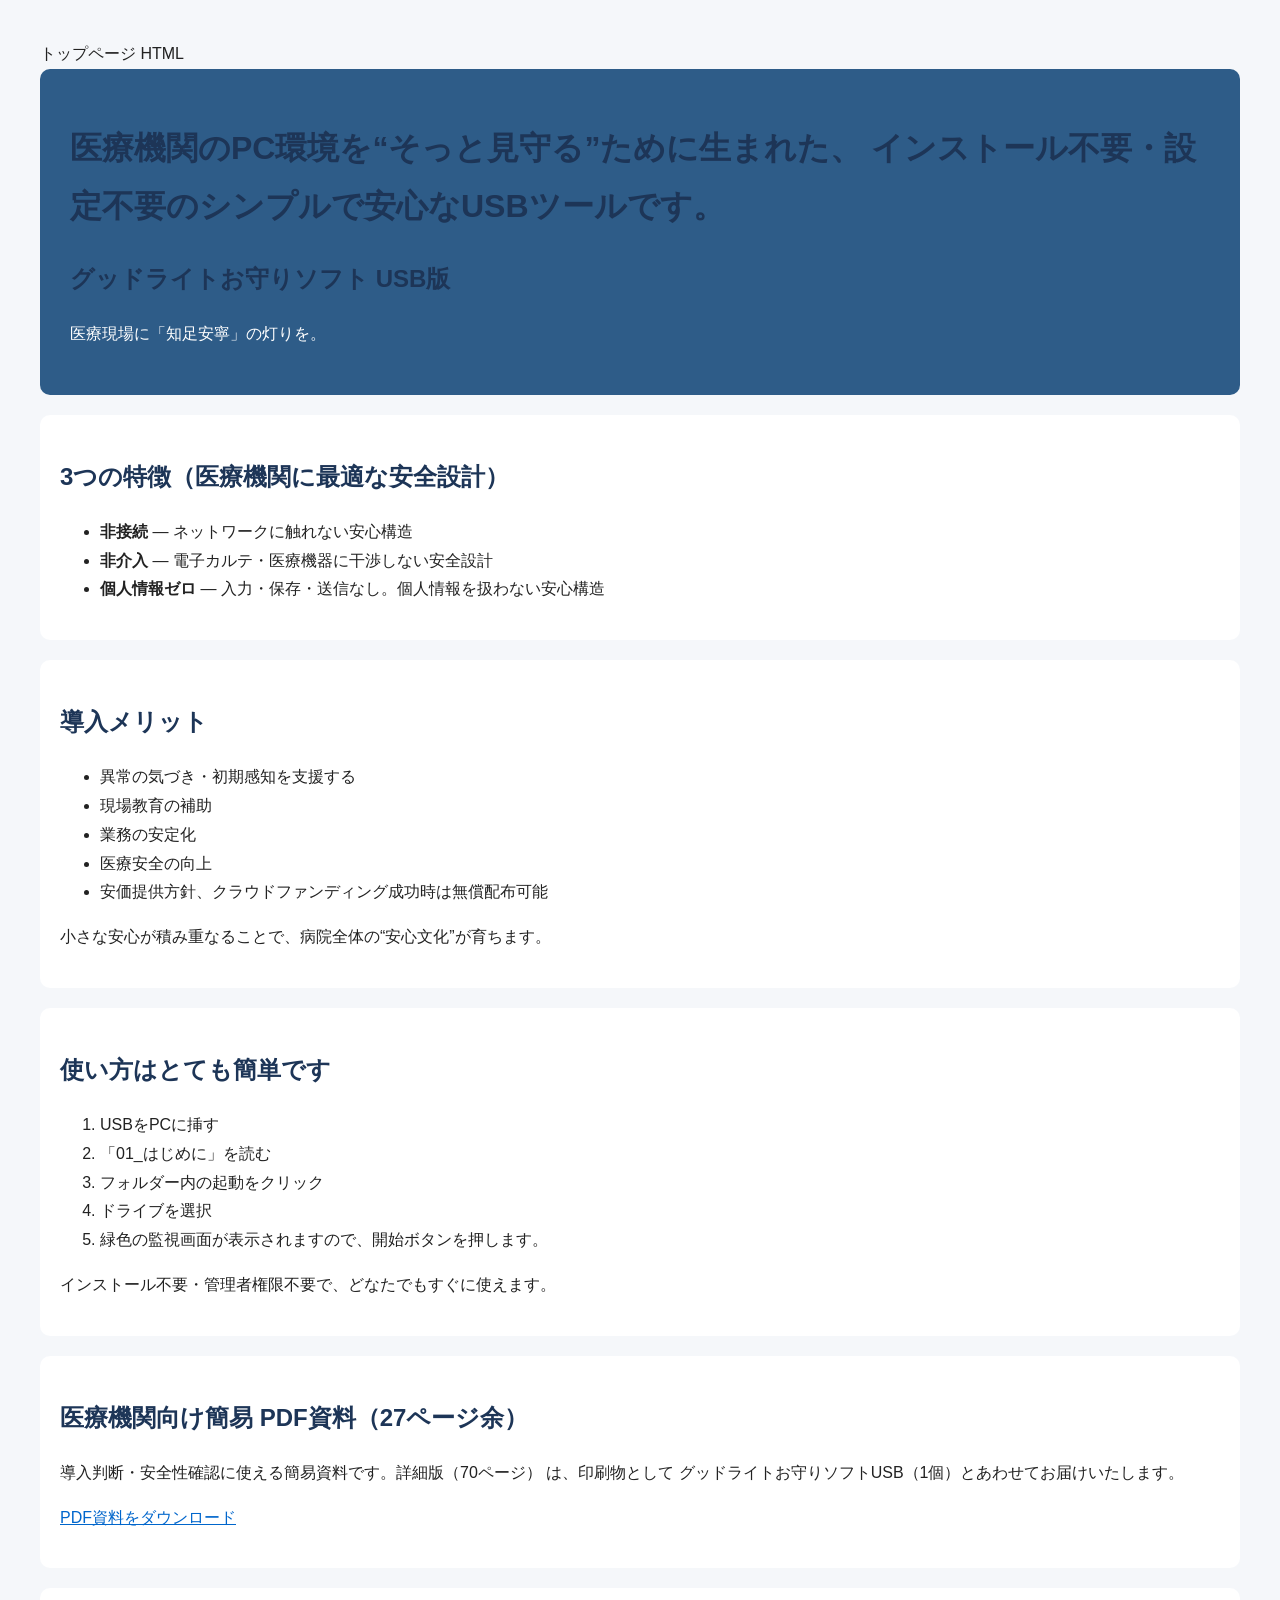
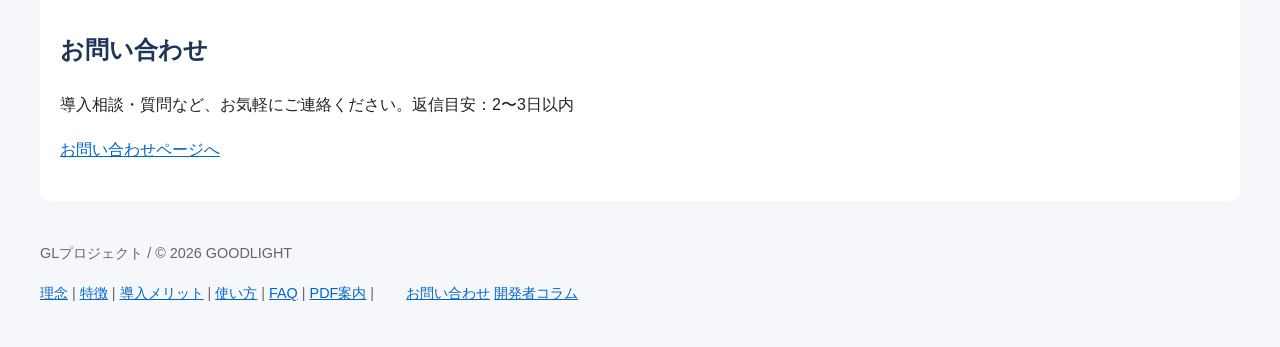
<file: index.html>
トップページ HTML
<!DOCTYPE html>
<html lang="ja">
<head>
  <meta charset="UTF-8">
  <title>グッドライトお守りソフト USB版｜トップページ</title>
  <link rel="stylesheet" href="assets/css/style.css">
</head>
<body>

<header>
  <h1>医療機関のPC環境を“そっと見守る”ために生まれた、
インストール不要・設定不要のシンプルで安心なUSBツールです。</h1>
  <h2>グッドライトお守りソフト USB版</h2>
  <p>医療現場に「知足安寧」の灯りを。</p>

  <p>
    

  </p>
</header>

<main>

<section id="features">
  <h2>3つの特徴（医療機関に最適な安全設計）</h2>
  <ul>
    <li><strong>非接続</strong> — ネットワークに触れない安心構造</li>
    <li><strong>非介入</strong> — 電子カルテ・医療機器に干渉しない安全設計</li>
    <li><strong>個人情報ゼロ</strong> — 入力・保存・送信なし。個人情報を扱わない安心構造</li>
  </ul>
  <p>
    
  </p>
</section>

<section id="merits">
  <h2>導入メリット</h2>
  <ul>
    <li>異常の気づき・初期感知を支援する</li>
    <li>現場教育の補助</li>
    <li>業務の安定化</li>
    <li>医療安全の向上</li>
    <li>安価提供方針、クラウドファンディング成功時は無償配布可能</li>
  </ul>
  <p>小さな安心が積み重なることで、病院全体の“安心文化”が育ちます。</p>
  <p>
    
  </p>
</section>

<section id="howto">
  <h2>使い方はとても簡単です</h2>
  <ol>
    <li>USBをPCに挿す</li>
    <li>「01_はじめに」を読む</li>
    <li>フォルダー内の起動をクリック</li>
    <li>ドライブを選択</li>
    <li>緑色の監視画面が表示されますので、開始ボタンを押します。</li>
  </ol>
  <p>インストール不要・管理者権限不要で、どなたでもすぐに使えます。</p>
  <p>
    
  </p>
</section>

<section id="pdf">
  <h2>医療機関向け簡易 PDF資料（27ページ余）</h2>
  <p>導入判断・安全性確認に使える簡易資料です。詳細版（70ページ） は、印刷物として グッドライトお守りソフトUSB（1個）とあわせてお届けいたします。</p>
  <p>
    <a href="goodlight_omamori_usb_comprehensive_guide.pdf">
      PDF資料をダウンロード
    </a>
  </p>
</section>

<section id="contact">
  <h2>お問い合わせ</h2>
  <p>導入相談・質問など、お気軽にご連絡ください。返信目安：2〜3日以内</p>
  <p><a href="contact.html">お問い合わせページへ</a></p>
</section>

</main>

<footer>
  <p>GLプロジェクト / © 2026 GOODLIGHT</p>
  <p>
    <a href="philosophy.html">理念</a> |
    <a href="features.html">特徴</a> |
    <a href="merits.html">導入メリット</a> |
    <a href="howto.html">使い方</a> |
    <a href="faq.html">FAQ</a> |
    <a href="pdf.html">PDF案内</a> |     
　　<a href="contact.html">お問い合わせ</a>
    <a href="column.html">開発者コラム</a>

  </p>
</footer>

</body>
</html>
</file>
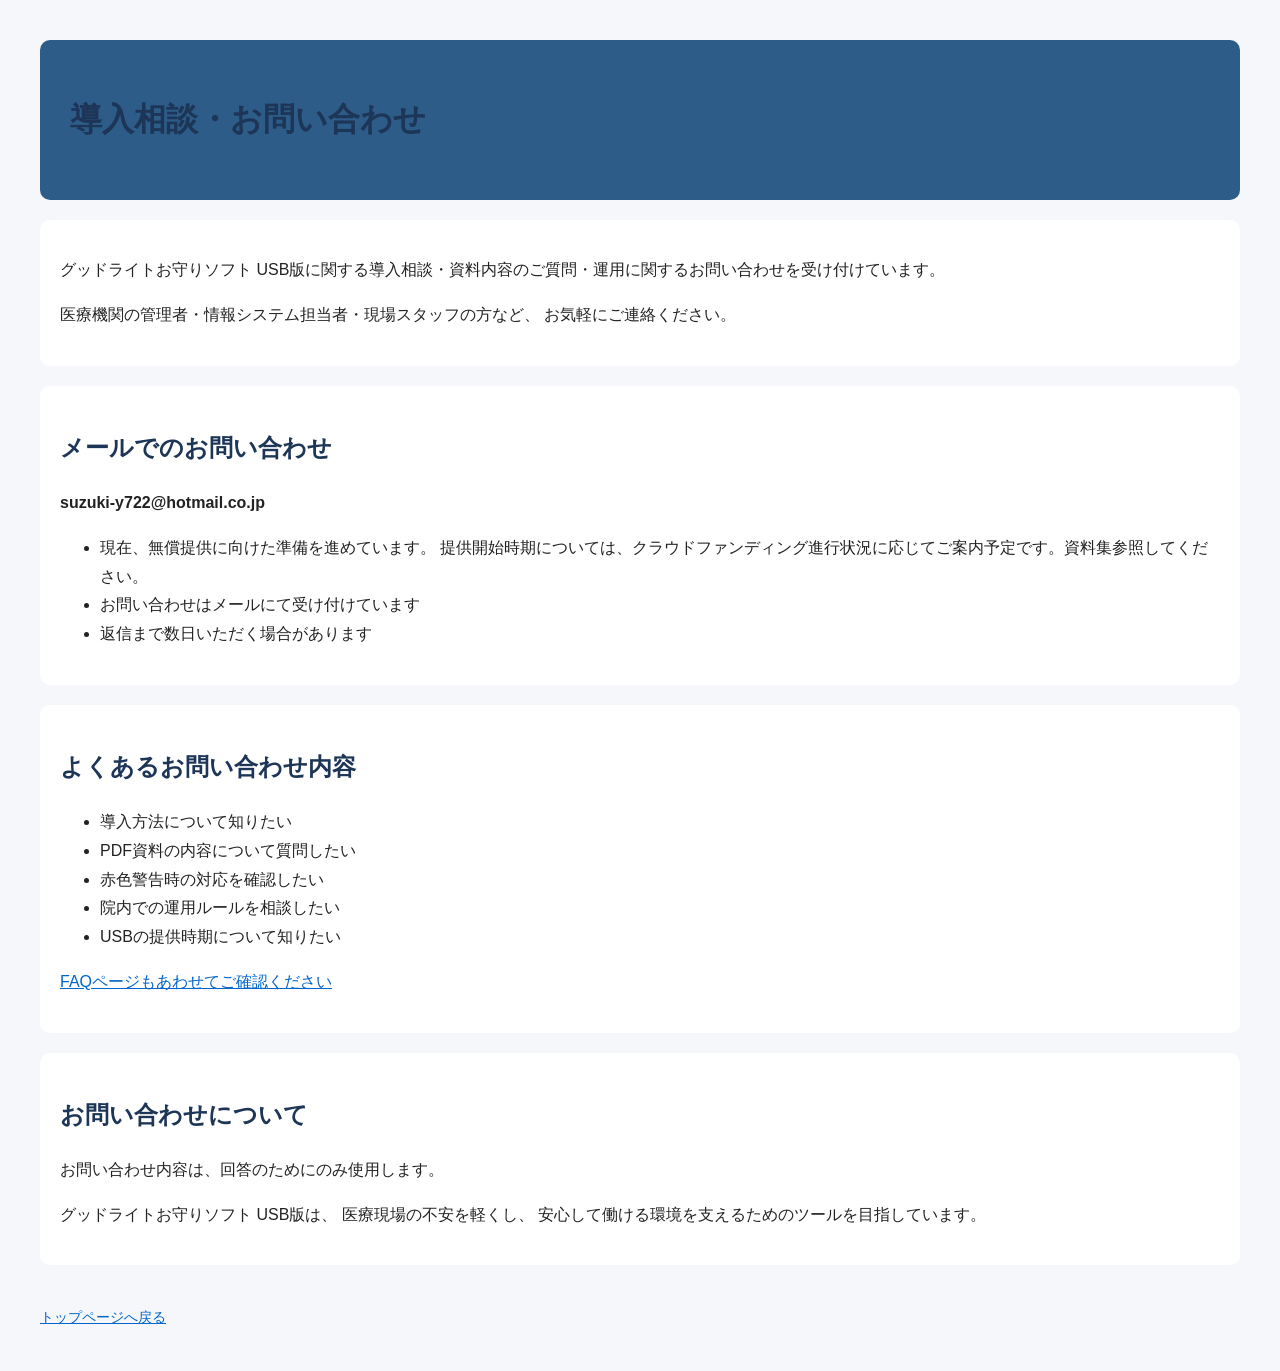
<file: contact.html>
<!DOCTYPE html>
<html lang="ja">
<head>
  <meta charset="UTF-8">
  <title>お問い合わせ｜グッドライトお守りソフト USB版</title>
  <link rel="stylesheet" href="assets/css/style.css">
</head>
<body>

<header>
  <h1>導入相談・お問い合わせ</h1>
</header>

<main>

<section>
  <p>
    グッドライトお守りソフト USB版に関する導入相談・資料内容のご質問・運用に関するお問い合わせを受け付けています。
  </p>

  <p>
    医療機関の管理者・情報システム担当者・現場スタッフの方など、
    お気軽にご連絡ください。
  </p>
</section>

<section>
  <h2>メールでのお問い合わせ</h2>

  <p>
    <strong>
      suzuki-y722@hotmail.co.jp
    </strong>
  </p>

  <ul>
    <li>現在、無償提供に向けた準備を進めています。
提供開始時期については、クラウドファンディング進行状況に応じてご案内予定です。資料集参照してください。</li>
    <li>お問い合わせはメールにて受け付けています</li>
    <li>返信まで数日いただく場合があります</li>
  </ul>
</section>

<section>
  <h2>よくあるお問い合わせ内容</h2>

  <ul>
    <li>導入方法について知りたい</li>
    <li>PDF資料の内容について質問したい</li>
    <li>赤色警告時の対応を確認したい</li>
    <li>院内での運用ルールを相談したい</li>
    <li>USBの提供時期について知りたい</li>
  </ul>

  <p>
    <a href="faq.html">FAQページもあわせてご確認ください</a>
  </p>
</section>

<section>
  <h2>お問い合わせについて</h2>

  <p>
    お問い合わせ内容は、回答のためにのみ使用します。
  </p>

  <p>
    グッドライトお守りソフト USB版は、
    医療現場の不安を軽くし、
    安心して働ける環境を支えるためのツールを目指しています。
  </p>
</section>

</main>

<footer>
  <p><a href="index.html">トップページへ戻る</a></p>
</footer>

</body>
</html>
</file>
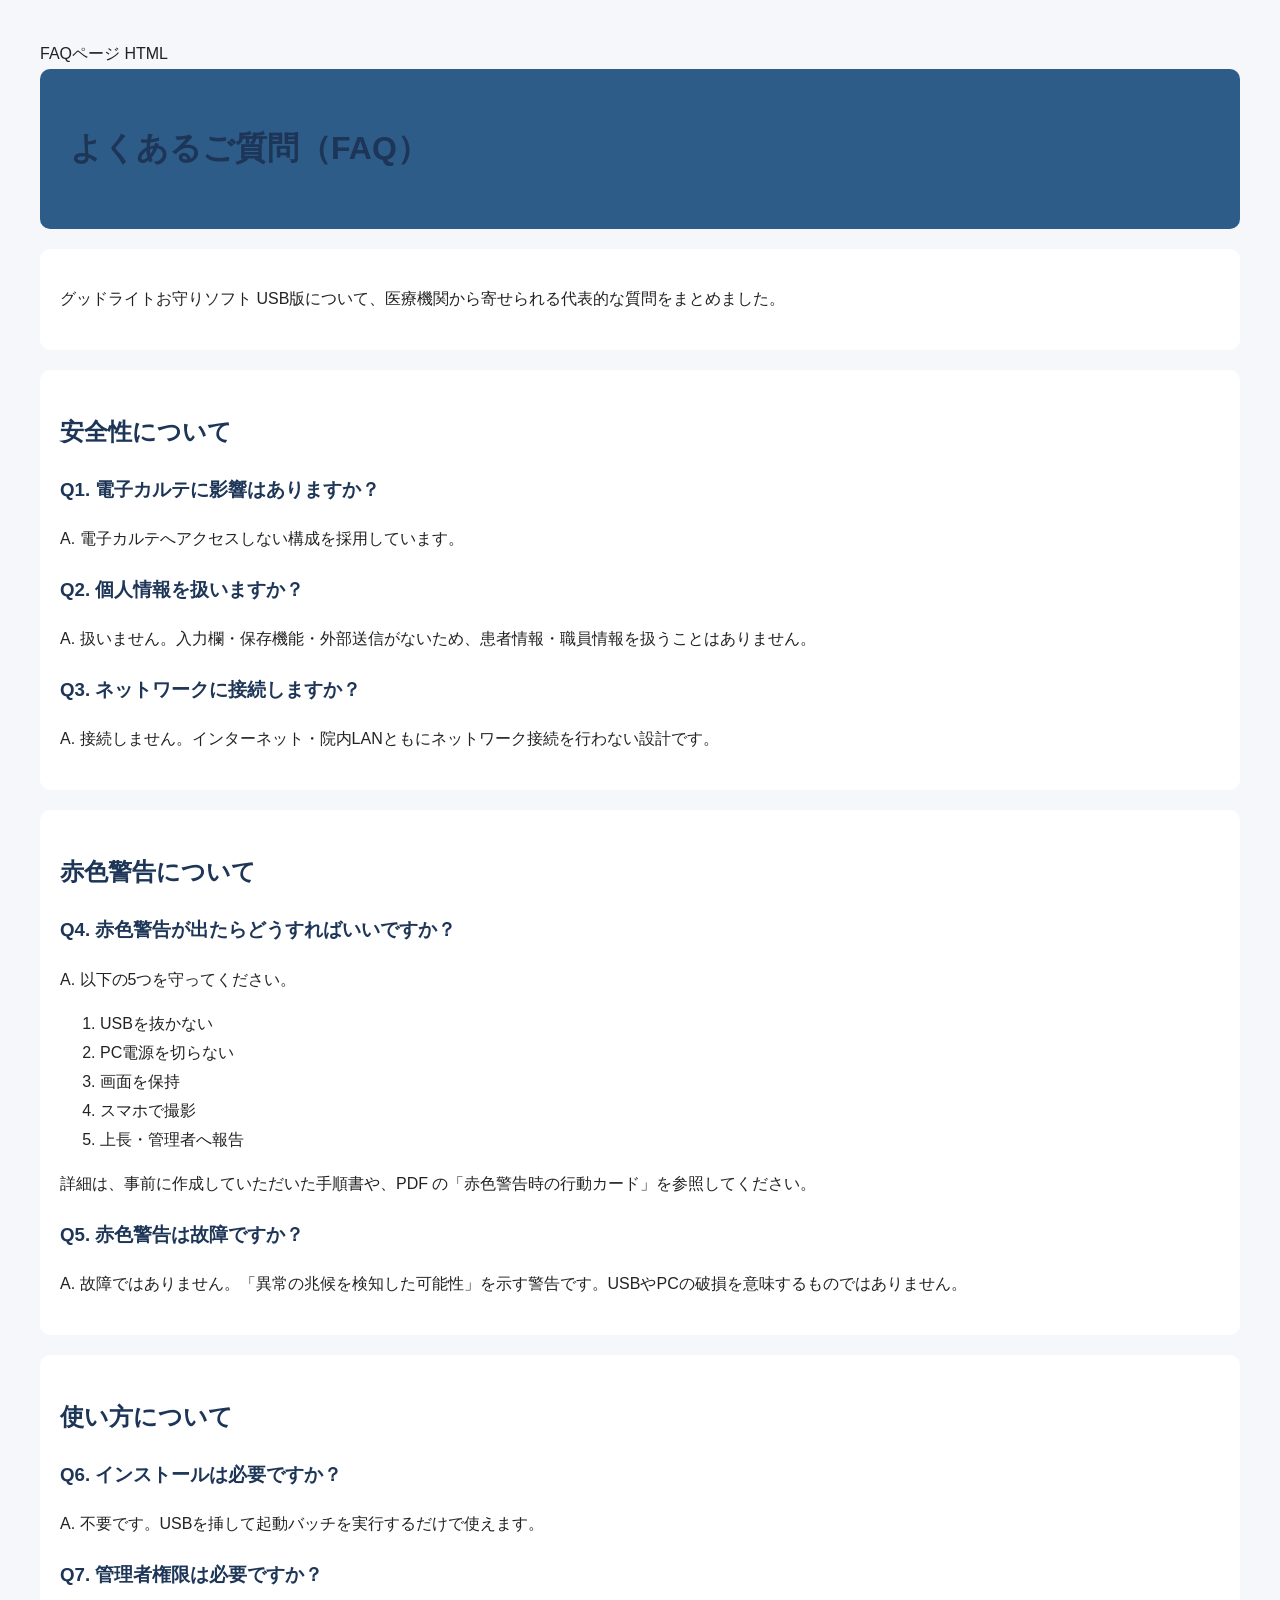
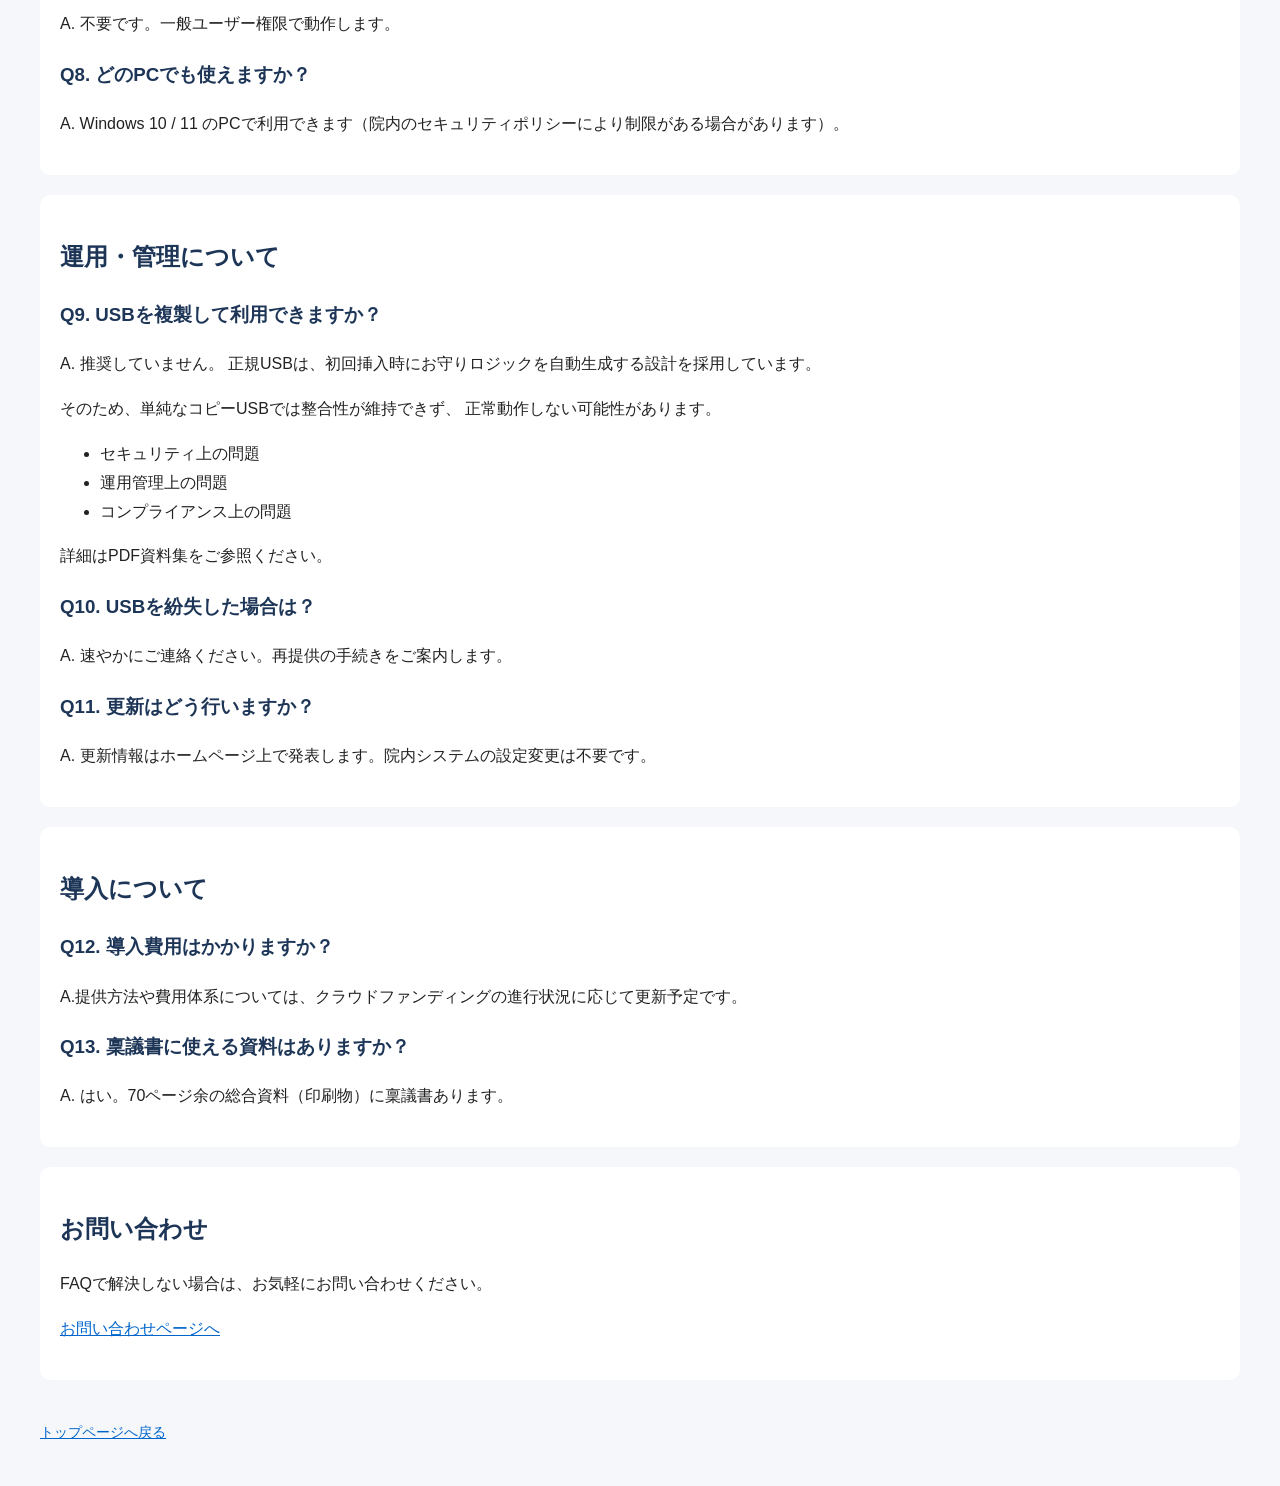
<file: faq.html>
FAQページ HTML  
<!DOCTYPE html>
<html lang="ja">
<head>
  <meta charset="UTF-8">
  <title>FAQ｜グッドライトお守りソフト USB版</title>
  <link rel="stylesheet" href="assets/css/style.css">
</head>
<body>

<header>
  <h1>よくあるご質問（FAQ）</h1>
</header>

<main>

<section>
  <p>グッドライトお守りソフト USB版について、医療機関から寄せられる代表的な質問をまとめました。</p>
</section>

<section>
  <h2>安全性について</h2>

  <h3>Q1. 電子カルテに影響はありますか？</h3>
  <p>A. 電子カルテへアクセスしない構成を採用しています。</p>

  <h3>Q2. 個人情報を扱いますか？</h3>
  <p>A. 扱いません。入力欄・保存機能・外部送信がないため、患者情報・職員情報を扱うことはありません。</p>

  <h3>Q3. ネットワークに接続しますか？</h3>
  <p>A. 接続しません。インターネット・院内LANともにネットワーク接続を行わない設計です。</p>
</section>

<section>
  <h2>赤色警告について</h2>

  <h3>Q4. 赤色警告が出たらどうすればいいですか？</h3>
  <p>A. 以下の5つを守ってください。</p>
  <ol>
    <li>USBを抜かない</li>
    <li>PC電源を切らない</li>
    <li>画面を保持</li>
    <li>スマホで撮影</li>
    <li>上長・管理者へ報告</li>
  </ol>
  <p>詳細は、事前に作成していただいた手順書や、PDF の「赤色警告時の行動カード」を参照してください。</p>

  <h3>Q5. 赤色警告は故障ですか？</h3>
  <p>A. 故障ではありません。「異常の兆候を検知した可能性」を示す警告です。USBやPCの破損を意味するものではありません。</p>
</section>

<section>
  <h2>使い方について</h2>

  <h3>Q6. インストールは必要ですか？</h3>
  <p>A. 不要です。USBを挿して起動バッチを実行するだけで使えます。</p>

  <h3>Q7. 管理者権限は必要ですか？</h3>
  <p>A. 不要です。一般ユーザー権限で動作します。</p>

  <h3>Q8. どのPCでも使えますか？</h3>
  <p>A. Windows 10 / 11 のPCで利用できます（院内のセキュリティポリシーにより制限がある場合があります）。</p>
</section>

<section>
  <h2>運用・管理について</h2>

  <h3>Q9. USBを複製して利用できますか？</h3>
  <p>A. 推奨していません。
正規USBは、初回挿入時にお守りロジックを自動生成する設計を採用しています。</p>
<p>
そのため、単純なコピーUSBでは整合性が維持できず、
正常動作しない可能性があります。
</p>

<ul>
  <li>セキュリティ上の問題</li>
  <li>運用管理上の問題</li>
  <li>コンプライアンス上の問題</li>
</ul>

<p>
詳細はPDF資料集をご参照ください。
</p>

  <h3>Q10. USBを紛失した場合は？</h3>
  <p>A. 速やかにご連絡ください。再提供の手続きをご案内します。</p>

  <h3>Q11. 更新はどう行いますか？</h3>
  <p>A. 更新情報はホームページ上で発表します。院内システムの設定変更は不要です。</p>
</section>

<section>
  <h2>導入について</h2>

  <h3>Q12. 導入費用はかかりますか？</h3>
  <p>A.提供方法や費用体系については、クラウドファンディングの進行状況に応じて更新予定です。 </p>

  <h3>Q13. 稟議書に使える資料はありますか？</h3>
  <p>A. はい。70ページ余の総合資料（印刷物）に稟議書あります。</p>
</section>

<section>
  <h2>お問い合わせ</h2>
  <p>FAQで解決しない場合は、お気軽にお問い合わせください。</p>
  <p><a href="contact.html">お問い合わせページへ</a></p>
</section>

</main>

<footer>
  <p><a href="index.html">トップページへ戻る</a></p>
</footer>

</body>
</html>
</file>
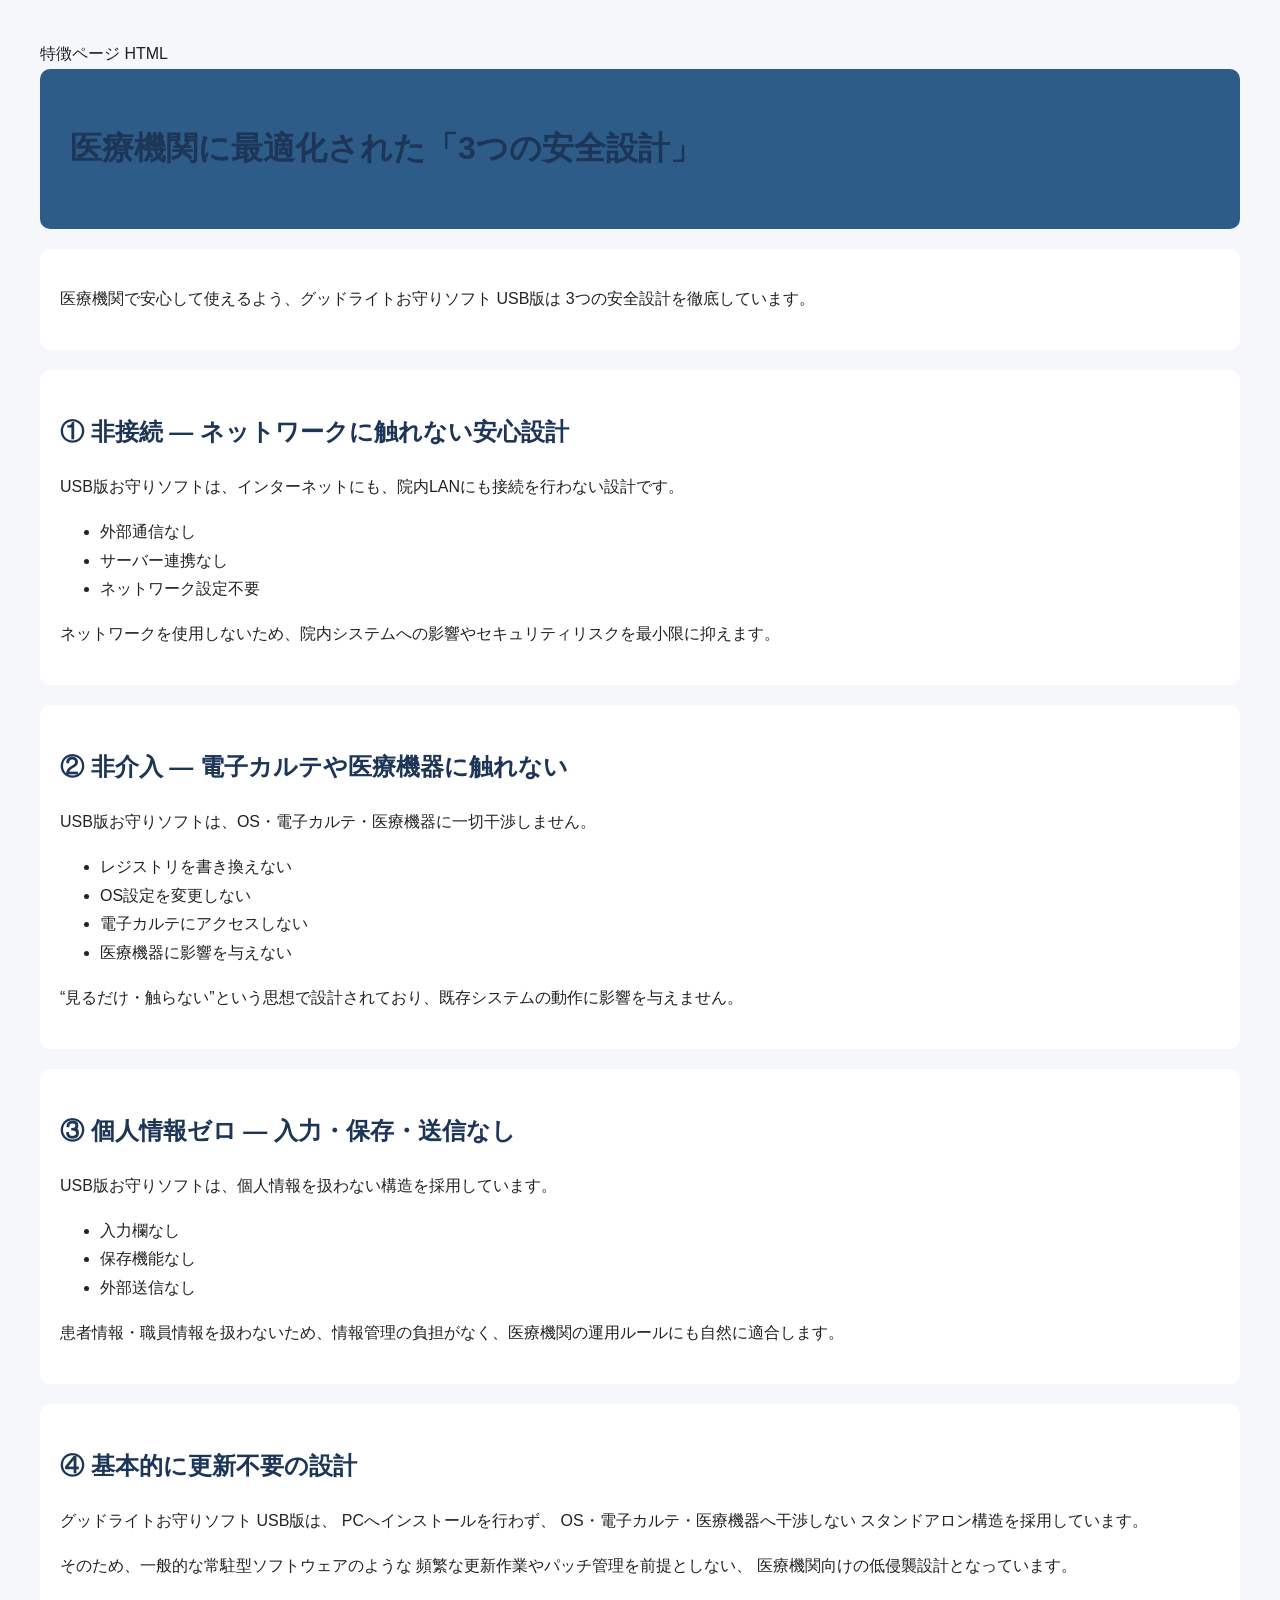
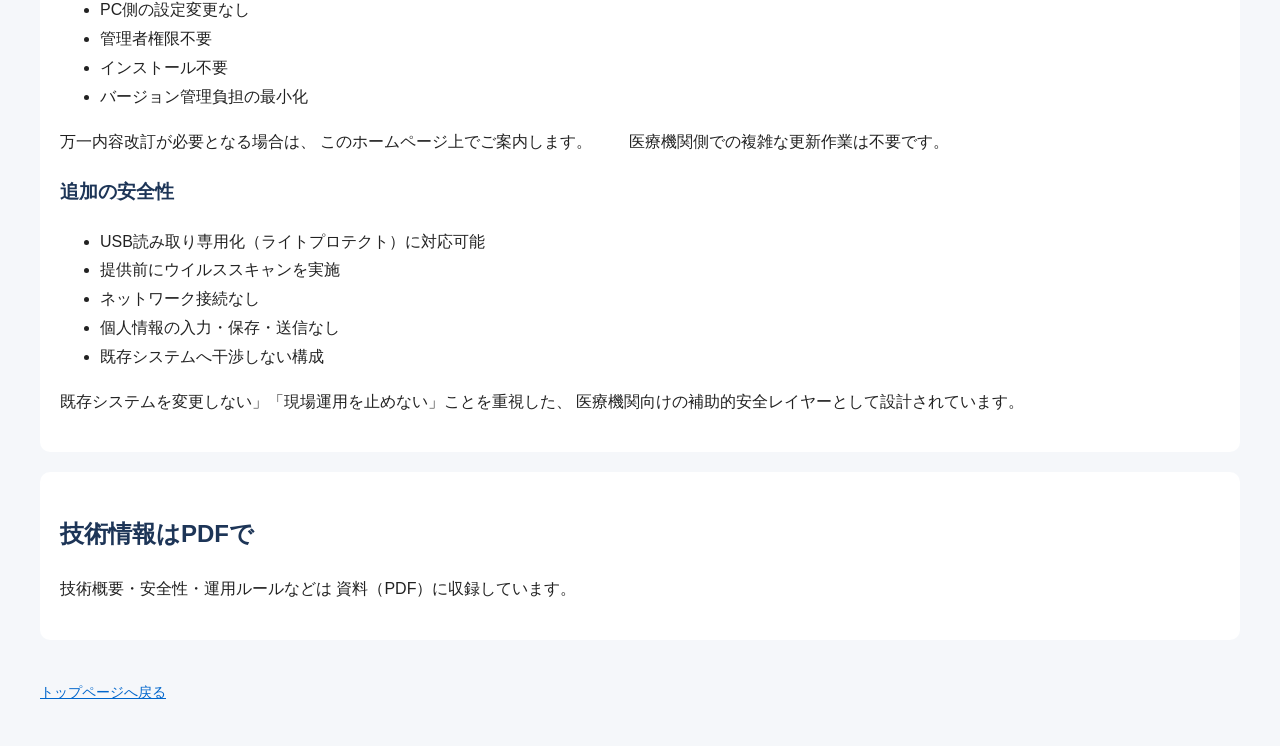
<file: features.html>
特徴ページ HTML
<!DOCTYPE html>
<html lang="ja">
<head>
  <meta charset="UTF-8">
  <title>特徴｜グッドライトお守りソフト USB版</title>
  <link rel="stylesheet" href="assets/css/style.css">
</head>
<body>

<header>
  <h1>医療機関に最適化された「3つの安全設計」</h1>
</header>

<main>

<section>
  <p>
    医療機関で安心して使えるよう、グッドライトお守りソフト USB版は
    3つの安全設計を徹底しています。
  </p>
</section>

<section id="non-connect">
  <h2>① 非接続 — ネットワークに触れない安心設計</h2>
  <p>USB版お守りソフトは、インターネットにも、院内LANにも接続を行わない設計です。</p>
  <ul>
    <li>外部通信なし</li>
    <li>サーバー連携なし</li>
    <li>ネットワーク設定不要</li>
  </ul>
  <p>ネットワークを使用しないため、院内システムへの影響やセキュリティリスクを最小限に抑えます。</p>
</section>

<section id="non-interfere">
  <h2>② 非介入 — 電子カルテや医療機器に触れない</h2>
  <p>USB版お守りソフトは、OS・電子カルテ・医療機器に一切干渉しません。</p>
  <ul>
    <li>レジストリを書き換えない</li>
    <li>OS設定を変更しない</li>
    <li>電子カルテにアクセスしない</li>
    <li>医療機器に影響を与えない</li>
  </ul>
  <p>“見るだけ・触らない”という思想で設計されており、既存システムの動作に影響を与えません。</p>
</section>

<section id="no-personal">
  <h2>③ 個人情報ゼロ — 入力・保存・送信なし</h2>
  <p>USB版お守りソフトは、個人情報を扱わない構造を採用しています。</p>
  <ul>
    <li>入力欄なし</li>
    <li>保存機能なし</li>
    <li>外部送信なし</li>
  </ul>
  <p>患者情報・職員情報を扱わないため、情報管理の負担がなく、医療機関の運用ルールにも自然に適合します。</p>

</section>
 
  <section id="extra-safety">
  <h2>④ 基本的に更新不要の設計</h2>

  <p>
    グッドライトお守りソフト USB版は、
    PCへインストールを行わず、
    OS・電子カルテ・医療機器へ干渉しない
    スタンドアロン構造を採用しています。
  </p>

  <p>
    そのため、一般的な常駐型ソフトウェアのような
    頻繁な更新作業やパッチ管理を前提としない、
    医療機関向けの低侵襲設計となっています。
  </p>

  <ul>
    <li>PC側の設定変更なし</li>
    <li>管理者権限不要</li>
    <li>インストール不要</li>
    <li>バージョン管理負担の最小化</li>
  </ul>

  <p>
    万一内容改訂が必要となる場合は、
    このホームページ上でご案内します。
　　医療機関側での複雑な更新作業は不要です。
  </p>

  <h3>追加の安全性</h3>

  <ul>
    <li>USB読み取り専用化（ライトプロテクト）に対応可能</li>
    <li>提供前にウイルススキャンを実施</li>
    <li>ネットワーク接続なし</li>
    <li>個人情報の入力・保存・送信なし</li>
    <li>既存システムへ干渉しない構成</li>
  </ul>

    <p>
    既存システムを変更しない」「現場運用を止めない」ことを重視した、
医療機関向けの補助的安全レイヤーとして設計されています。
  </p>
</section>

<section>
  <h2>技術情報はPDFで</h2>
  <p>
    技術概要・安全性・運用ルールなどは
    資料（PDF）に収録しています。
  </p>
</section>

</main>

<footer>
  <p><a href="index.html">トップページへ戻る</a></p>
</footer>

</body>
</html>
</file>
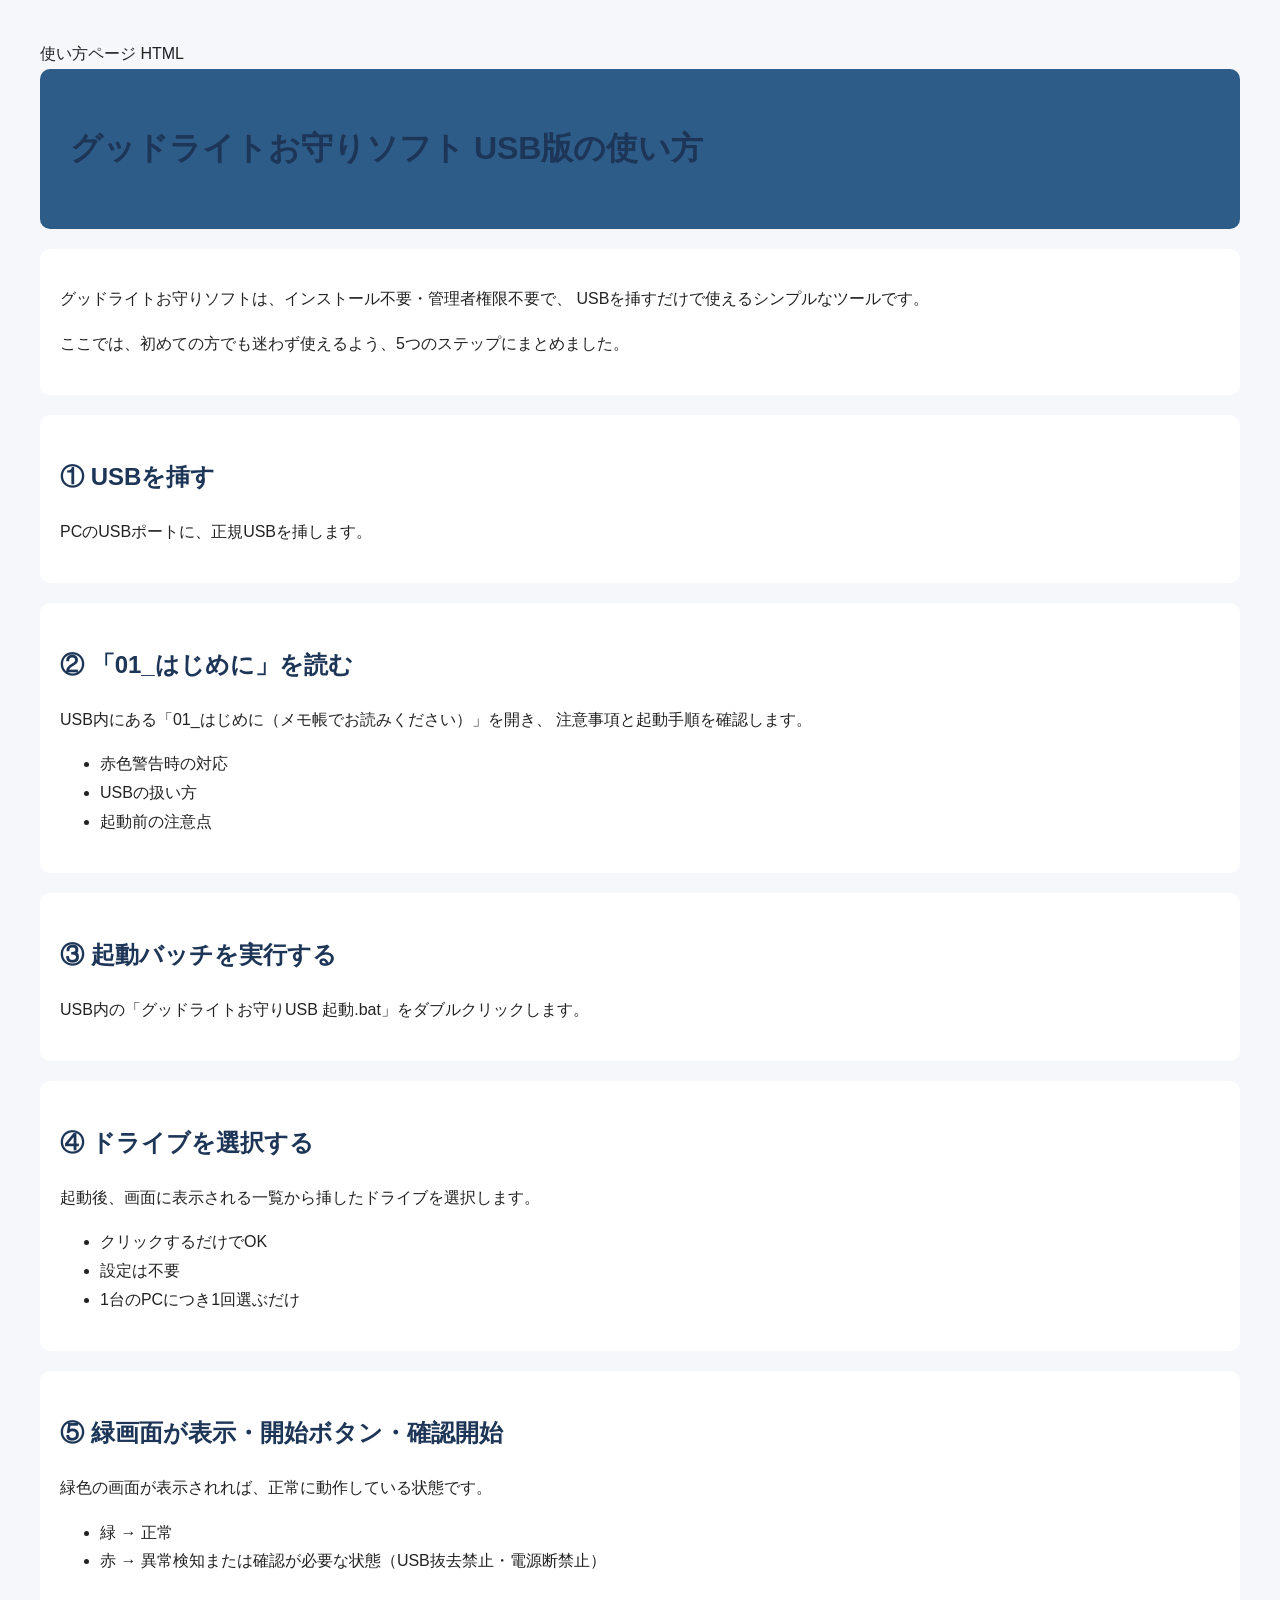
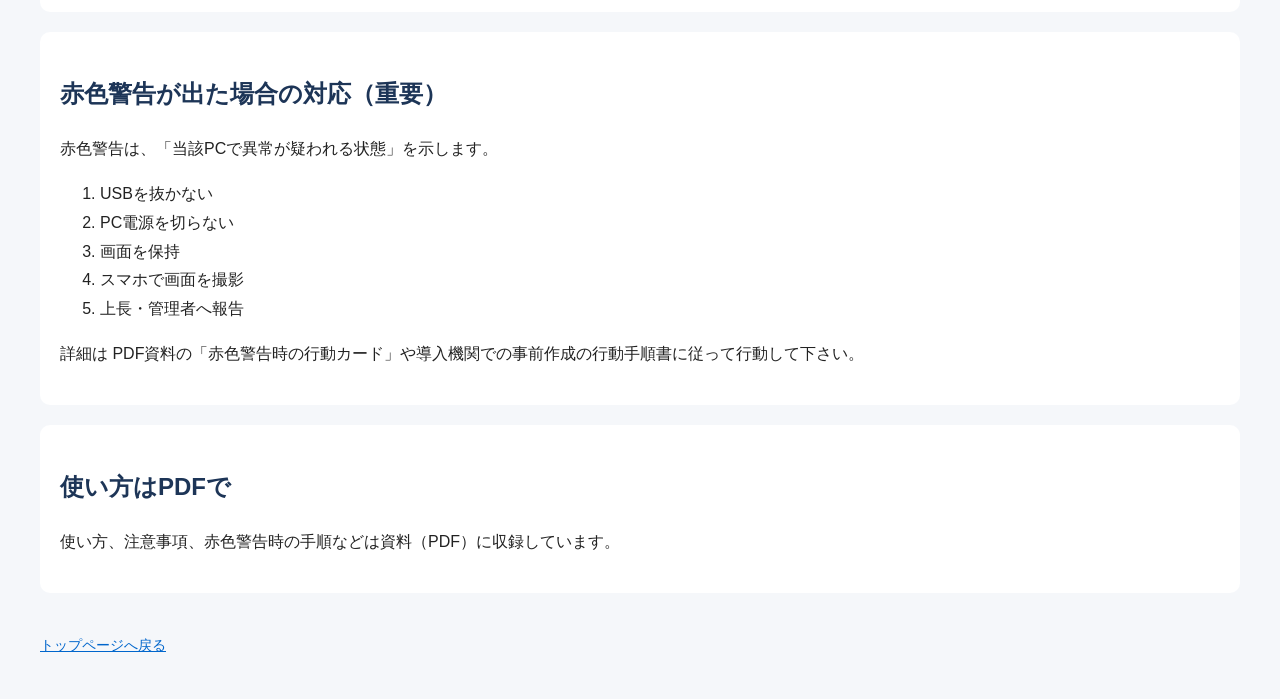
<file: howto.html>
使い方ページ HTML
<!DOCTYPE html>
<html lang="ja">
<head>
  <meta charset="UTF-8">
  <title>使い方｜グッドライトお守りソフト USB版</title>
  <link rel="stylesheet" href="assets/css/style.css">
</head>
<body>

<header>
  <h1>グッドライトお守りソフト USB版の使い方</h1>
</header>

<main>

<section>
  <p>
    グッドライトお守りソフトは、インストール不要・管理者権限不要で、
    USBを挿すだけで使えるシンプルなツールです。
  </p>
  <p>ここでは、初めての方でも迷わず使えるよう、5つのステップにまとめました。</p>
</section>

<section>
  <h2>① USBを挿す</h2>
  <p>PCのUSBポートに、正規USBを挿します。</p>
</section>

<section>
  <h2>② 「01_はじめに」を読む</h2>
  <p>
    USB内にある「01_はじめに（メモ帳でお読みください）」を開き、
    注意事項と起動手順を確認します。
  </p>
  <ul>
    <li>赤色警告時の対応</li>
    <li>USBの扱い方</li>
    <li>起動前の注意点</li>
  </ul>
</section>

<section>
  <h2>③ 起動バッチを実行する</h2>
  <p>USB内の「グッドライトお守りUSB 起動.bat」をダブルクリックします。</p>
</section>

<section>
  <h2>④ ドライブを選択する</h2>
  <p>
    起動後、画面に表示される一覧から挿したドライブを選択します。
  </p>
  <ul>
    <li>クリックするだけでOK</li>
    <li>設定は不要</li>
    <li>1台のPCにつき1回選ぶだけ</li>
  </ul>
</section>

<section>
  <h2>⑤ 緑画面が表示・開始ボタン・確認開始</h2>
  <p>緑色の画面が表示されれば、正常に動作している状態です。</p>
  <ul>
    <li>緑 → 正常</li>
    <li>赤 → 異常検知または確認が必要な状態（USB抜去禁止・電源断禁止）</li>
  </ul>
</section>

<section>
  <h2>赤色警告が出た場合の対応（重要）</h2>
  <p>赤色警告は、「当該PCで異常が疑われる状態」を示します。</p>
  <ol>
    <li>USBを抜かない</li>
    <li>PC電源を切らない</li>
    <li>画面を保持</li>
    <li>スマホで画面を撮影</li>
    <li>上長・管理者へ報告</li>
  </ol>
  <p>詳細は PDF資料の「赤色警告時の行動カード」や導入機関での事前作成の行動手順書に従って行動して下さい。</p>
</section>

<section>
  <h2>使い方はPDFで</h2>
  <p>使い方、注意事項、赤色警告時の手順などは資料（PDF）に収録しています。</p>
</section>

</main>

<footer>
  <p><a href="index.html">トップページへ戻る</a></p>
</footer>

</body>
</html>
</file>
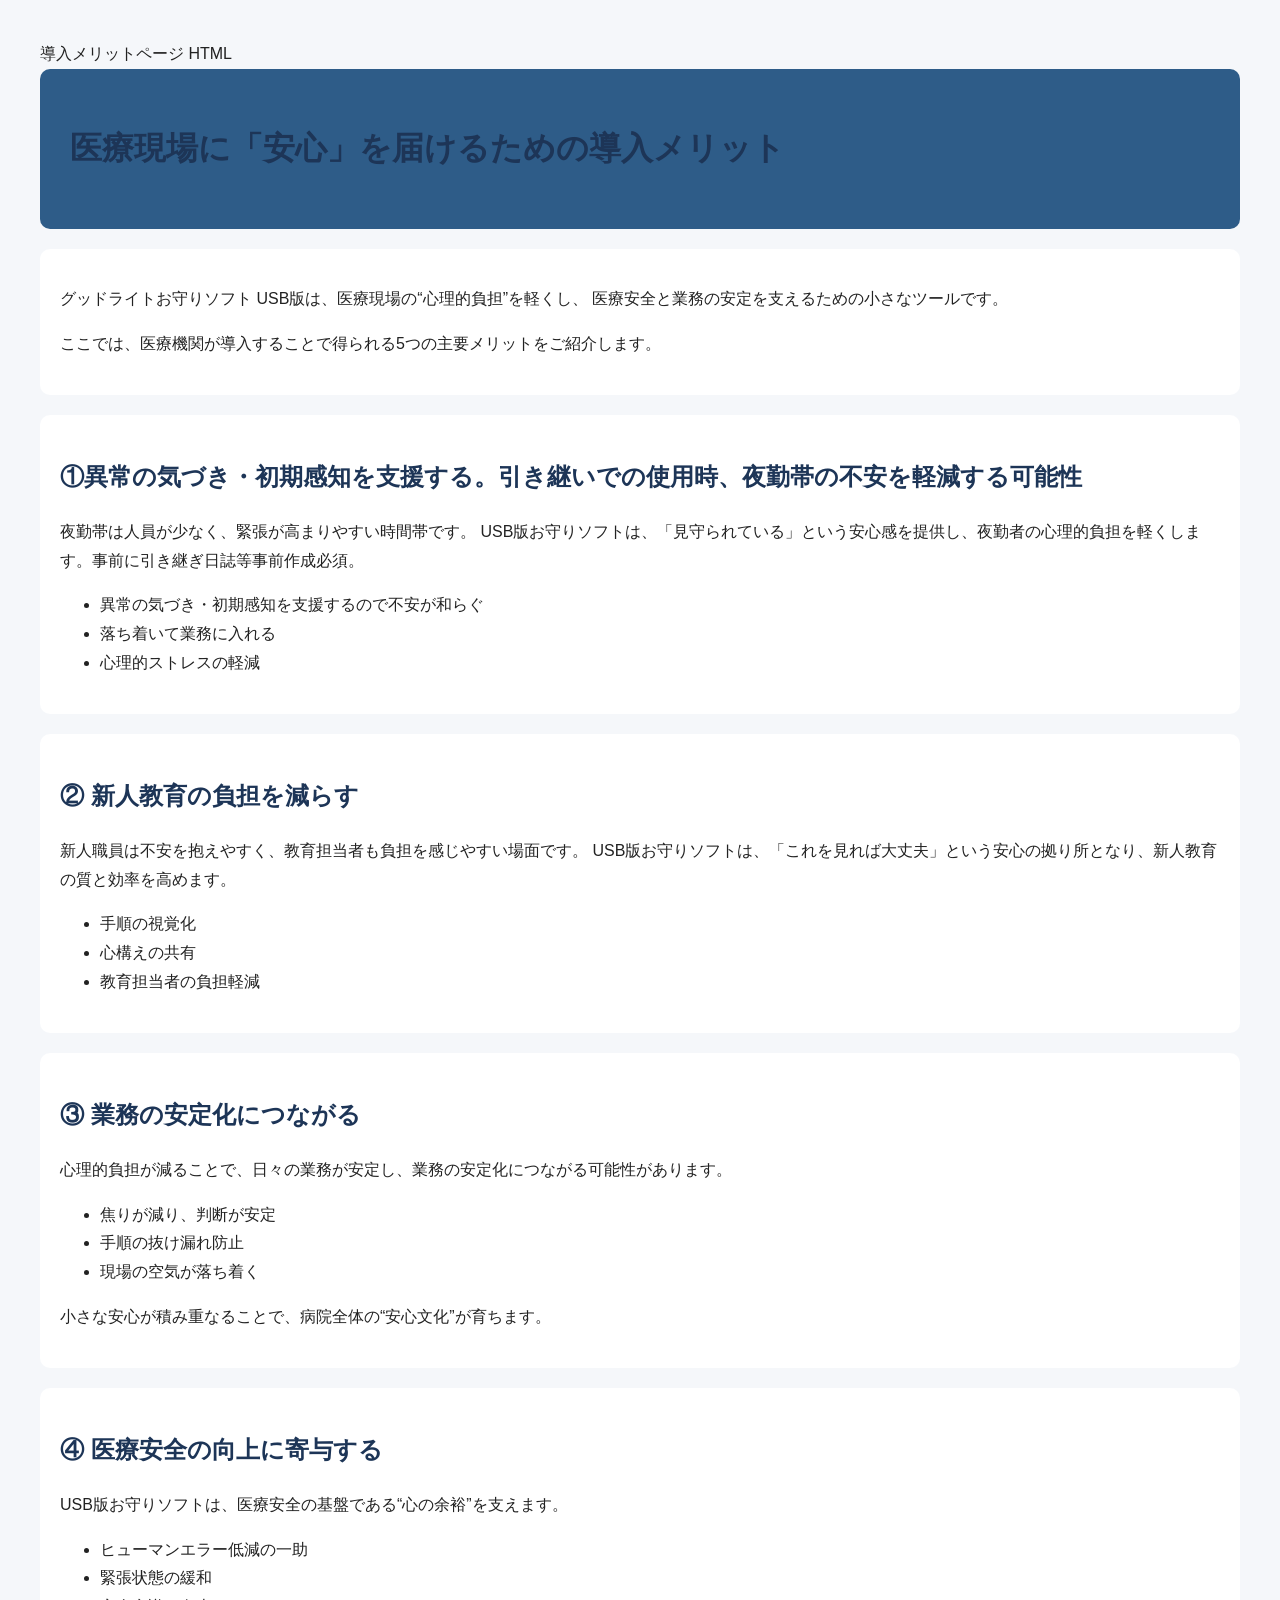
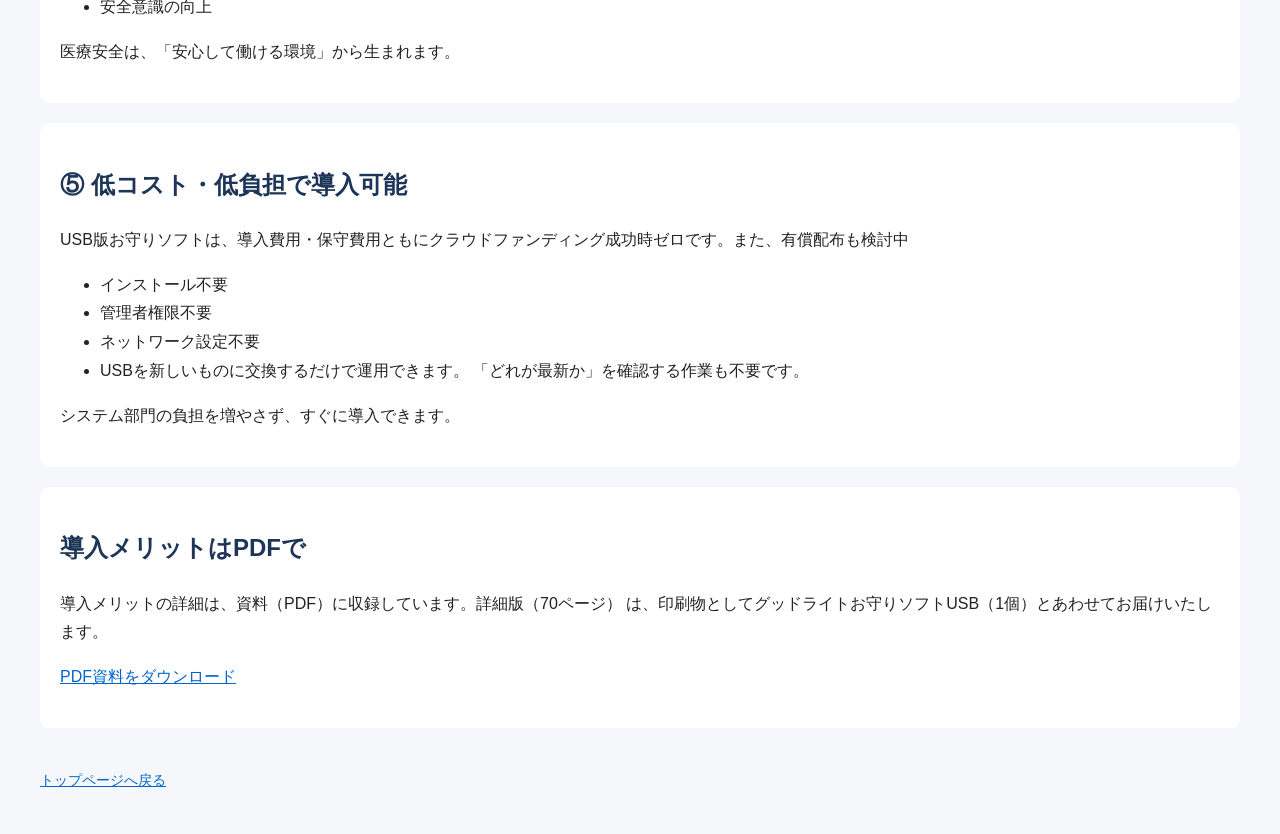
<file: merits.html>
導入メリットページ HTML
<!DOCTYPE html>
<html lang="ja">
<head>
  <meta charset="UTF-8">
  <title>導入メリット｜グッドライトお守りソフト USB版</title>
  <link rel="stylesheet" href="assets/css/style.css">
</head>
<body>

<header>
  <h1>医療現場に「安心」を届けるための導入メリット</h1>
</header>

<main>

<section>
  <p>
    グッドライトお守りソフト USB版は、医療現場の“心理的負担”を軽くし、
    医療安全と業務の安定を支えるための小さなツールです。
  </p>
  <p>ここでは、医療機関が導入することで得られる5つの主要メリットをご紹介します。</p>
</section>

<section>
  <h2>①異常の気づき・初期感知を支援する。引き継いでの使用時、夜勤帯の不安を軽減する可能性</h2>
  <p>
    夜勤帯は人員が少なく、緊張が高まりやすい時間帯です。
    USB版お守りソフトは、「見守られている」という安心感を提供し、夜勤者の心理的負担を軽くします。事前に引き継ぎ日誌等事前作成必須。
  </p>
  <ul>
    <li>異常の気づき・初期感知を支援するので不安が和らぐ</li>
    <li>落ち着いて業務に入れる</li>
    <li>心理的ストレスの軽減</li>
  </ul>
</section>

<section>
  <h2>② 新人教育の負担を減らす</h2>
  <p>
    新人職員は不安を抱えやすく、教育担当者も負担を感じやすい場面です。
    USB版お守りソフトは、「これを見れば大丈夫」という安心の拠り所となり、新人教育の質と効率を高めます。
  </p>
  <ul>
    <li>手順の視覚化</li>
    <li>心構えの共有</li>
    <li>教育担当者の負担軽減</li>
  </ul>
</section>

<section>
  <h2>③ 業務の安定化につながる</h2>
  <p>
    心理的負担が減ることで、日々の業務が安定し、業務の安定化につながる可能性があります。
  </p>
  <ul>
    <li>焦りが減り、判断が安定</li>
    <li>手順の抜け漏れ防止</li>
    <li>現場の空気が落ち着く</li>
  </ul>
  <p>小さな安心が積み重なることで、病院全体の“安心文化”が育ちます。</p>
</section>

<section>
  <h2>④ 医療安全の向上に寄与する</h2>
  <p>
    USB版お守りソフトは、医療安全の基盤である“心の余裕”を支えます。
  </p>
  <ul>
    <li>ヒューマンエラー低減の一助</li>
    <li>緊張状態の緩和</li>
    <li>安全意識の向上</li>
  </ul>
  <p>医療安全は、「安心して働ける環境」から生まれます。</p>
</section>

<section>
  <h2>⑤ 低コスト・低負担で導入可能</h2>
  <p>USB版お守りソフトは、導入費用・保守費用ともにクラウドファンディング成功時ゼロです。また、有償配布も検討中</p>
  <ul>
    <li>インストール不要</li>
    <li>管理者権限不要</li>
    <li>ネットワーク設定不要</li>
    <li>USBを新しいものに交換するだけで運用できます。
「どれが最新か」を確認する作業も不要です。</li>
  </ul>
  <p>システム部門の負担を増やさず、すぐに導入できます。</p>
</section>

<section>
  <h2>導入メリットはPDFで</h2>
  <p>導入メリットの詳細は、資料（PDF）に収録しています。詳細版（70ページ） は、印刷物としてグッドライトお守りソフトUSB（1個）とあわせてお届けいたします。</p>
  <p>
    <a href="goodlight_omamori_usb_comprehensive_guide.pdf">
    PDF資料をダウンロード
</a>

  </p>
</section>

</main>

<footer>
  <p><a href="index.html">トップページへ戻る</a></p>
</footer>

</body>
</html>
</file>
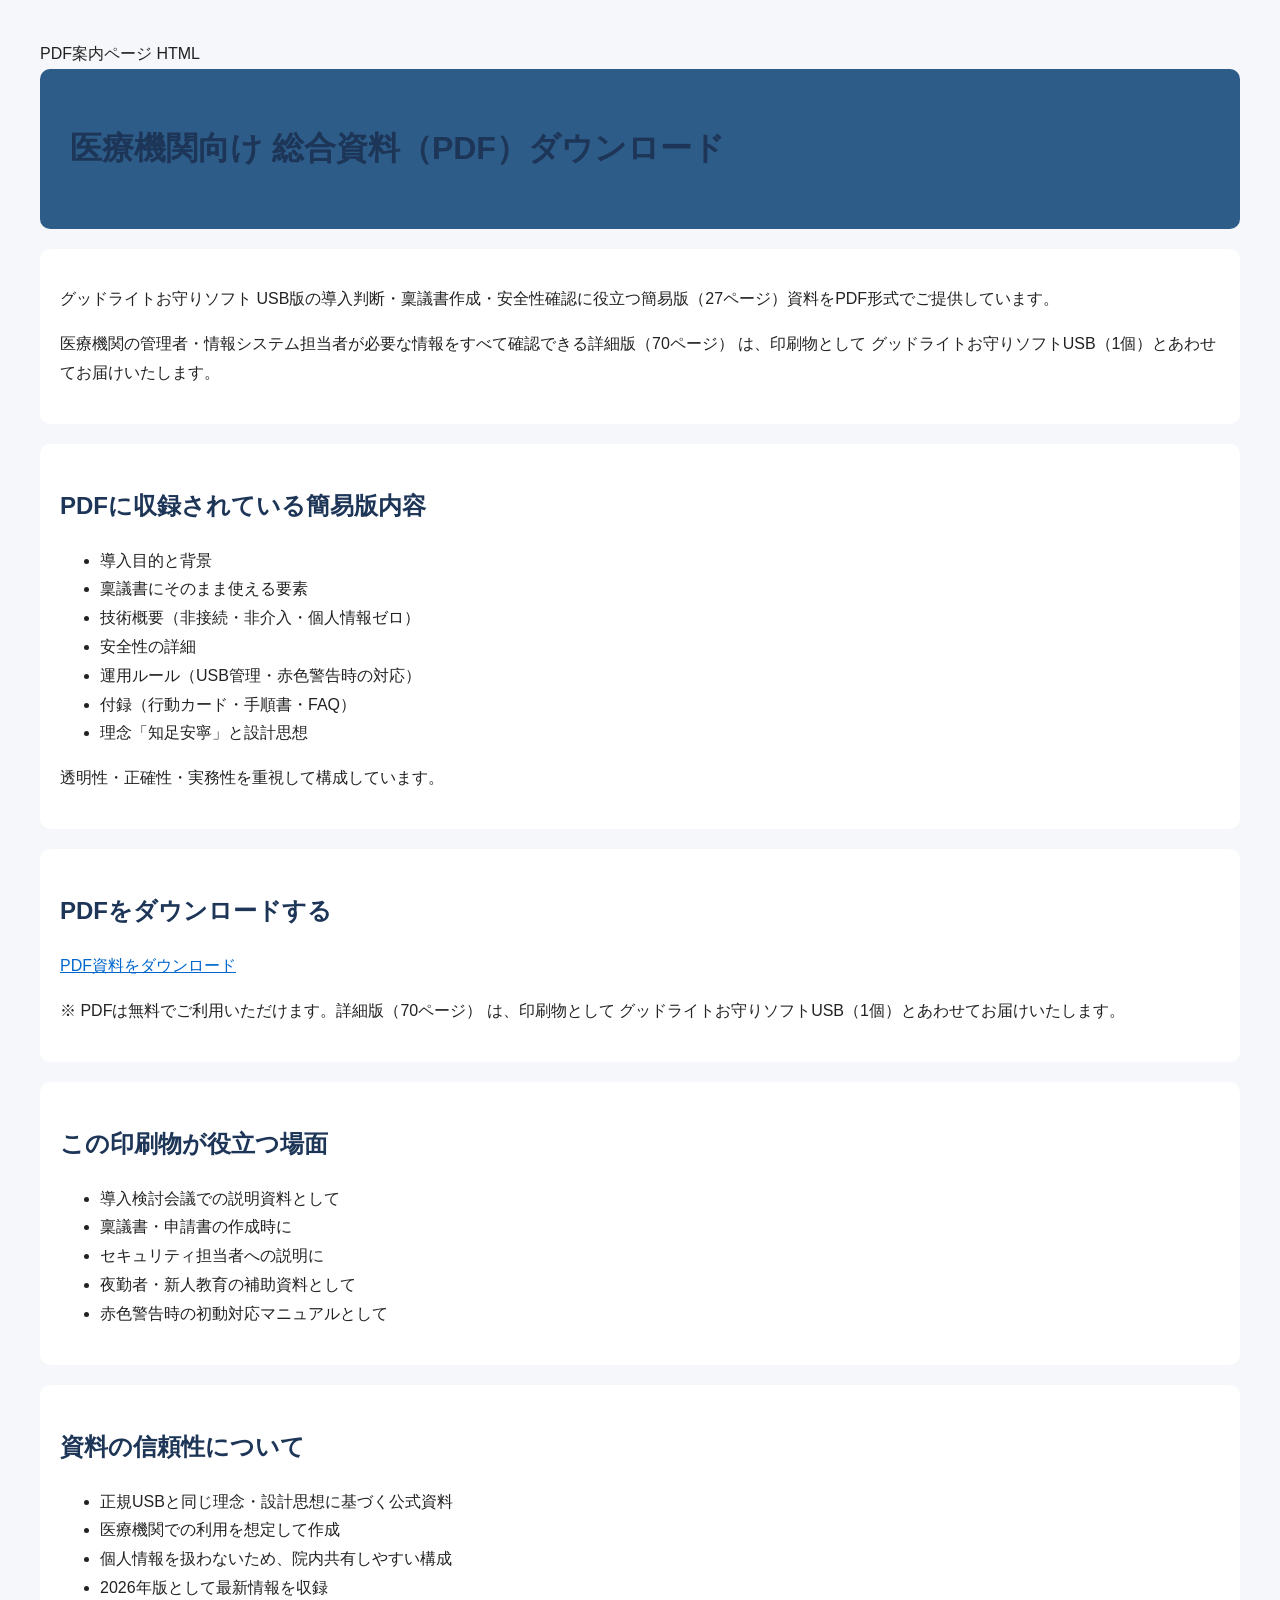
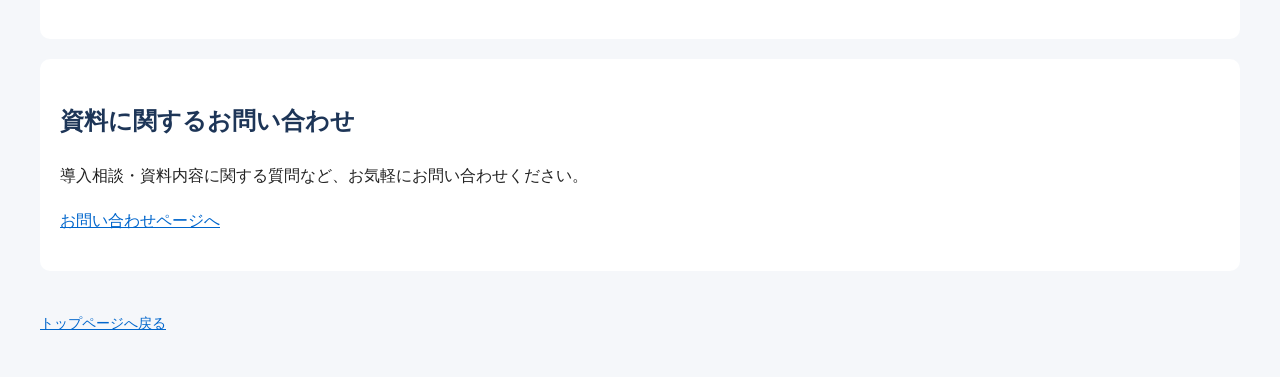
<file: pdf.html>
PDF案内ページ HTML
<!DOCTYPE html>
<html lang="ja">
<head>
  <meta charset="UTF-8">
  <title>PDFダウンロード｜グッドライトお守りソフト USB版</title>
  <link rel="stylesheet" href="assets/css/style.css">
</head>
<body>

<header>
  <h1>医療機関向け 総合資料（PDF）ダウンロード</h1>
</header>

<main>

<section>
  <p>
    グッドライトお守りソフト USB版の導入判断・稟議書作成・安全性確認に役立つ簡易版（27ページ）資料をPDF形式でご提供しています。
  </p>
  <p>医療機関の管理者・情報システム担当者が必要な情報をすべて確認できる詳細版（70ページ） は、印刷物として グッドライトお守りソフトUSB（1個）とあわせてお届けいたします。</p>
</section>

<section>
  <h2>PDFに収録されている簡易版内容</h2>
  <ul>
    <li>導入目的と背景</li>
    <li>稟議書にそのまま使える要素</li>
    <li>技術概要（非接続・非介入・個人情報ゼロ）</li>
    <li>安全性の詳細</li>
    <li>運用ルール（USB管理・赤色警告時の対応）</li>
    <li>付録（行動カード・手順書・FAQ）</li>
    <li>理念「知足安寧」と設計思想</li>
  </ul>
  <p>透明性・正確性・実務性を重視して構成しています。</p>
</section>

<section>
  <h2>PDFをダウンロードする</h2>
  <p>
    <a href="goodlight_omamori_usb_comprehensive_guide.pdf">
      PDF資料をダウンロード
    </a>
  </p>
  <p>※ PDFは無料でご利用いただけます。詳細版（70ページ） は、印刷物として グッドライトお守りソフトUSB（1個）とあわせてお届けいたします。</p>
</section>

<section>
  <h2>この印刷物が役立つ場面</h2>
  <ul>
    <li>導入検討会議での説明資料として</li>
    <li>稟議書・申請書の作成時に</li>
    <li>セキュリティ担当者への説明に</li>
    <li>夜勤者・新人教育の補助資料として</li>
    <li>赤色警告時の初動対応マニュアルとして</li>
  </ul>
</section>

<section>
  <h2>資料の信頼性について</h2>
  <ul>
    <li>正規USBと同じ理念・設計思想に基づく公式資料</li>
    <li>医療機関での利用を想定して作成</li>
    <li>個人情報を扱わないため、院内共有しやすい構成</li>
    <li>2026年版として最新情報を収録</li>
  </ul>
</section>

<section>
  <h2>資料に関するお問い合わせ</h2>
  <p>導入相談・資料内容に関する質問など、お気軽にお問い合わせください。</p>
  <p><a href="contact.html">お問い合わせページへ</a></p>
</section>

</main>

<footer>
  <p><a href="index.html">トップページへ戻る</a></p>
</footer>

</body>
</html>
</file>
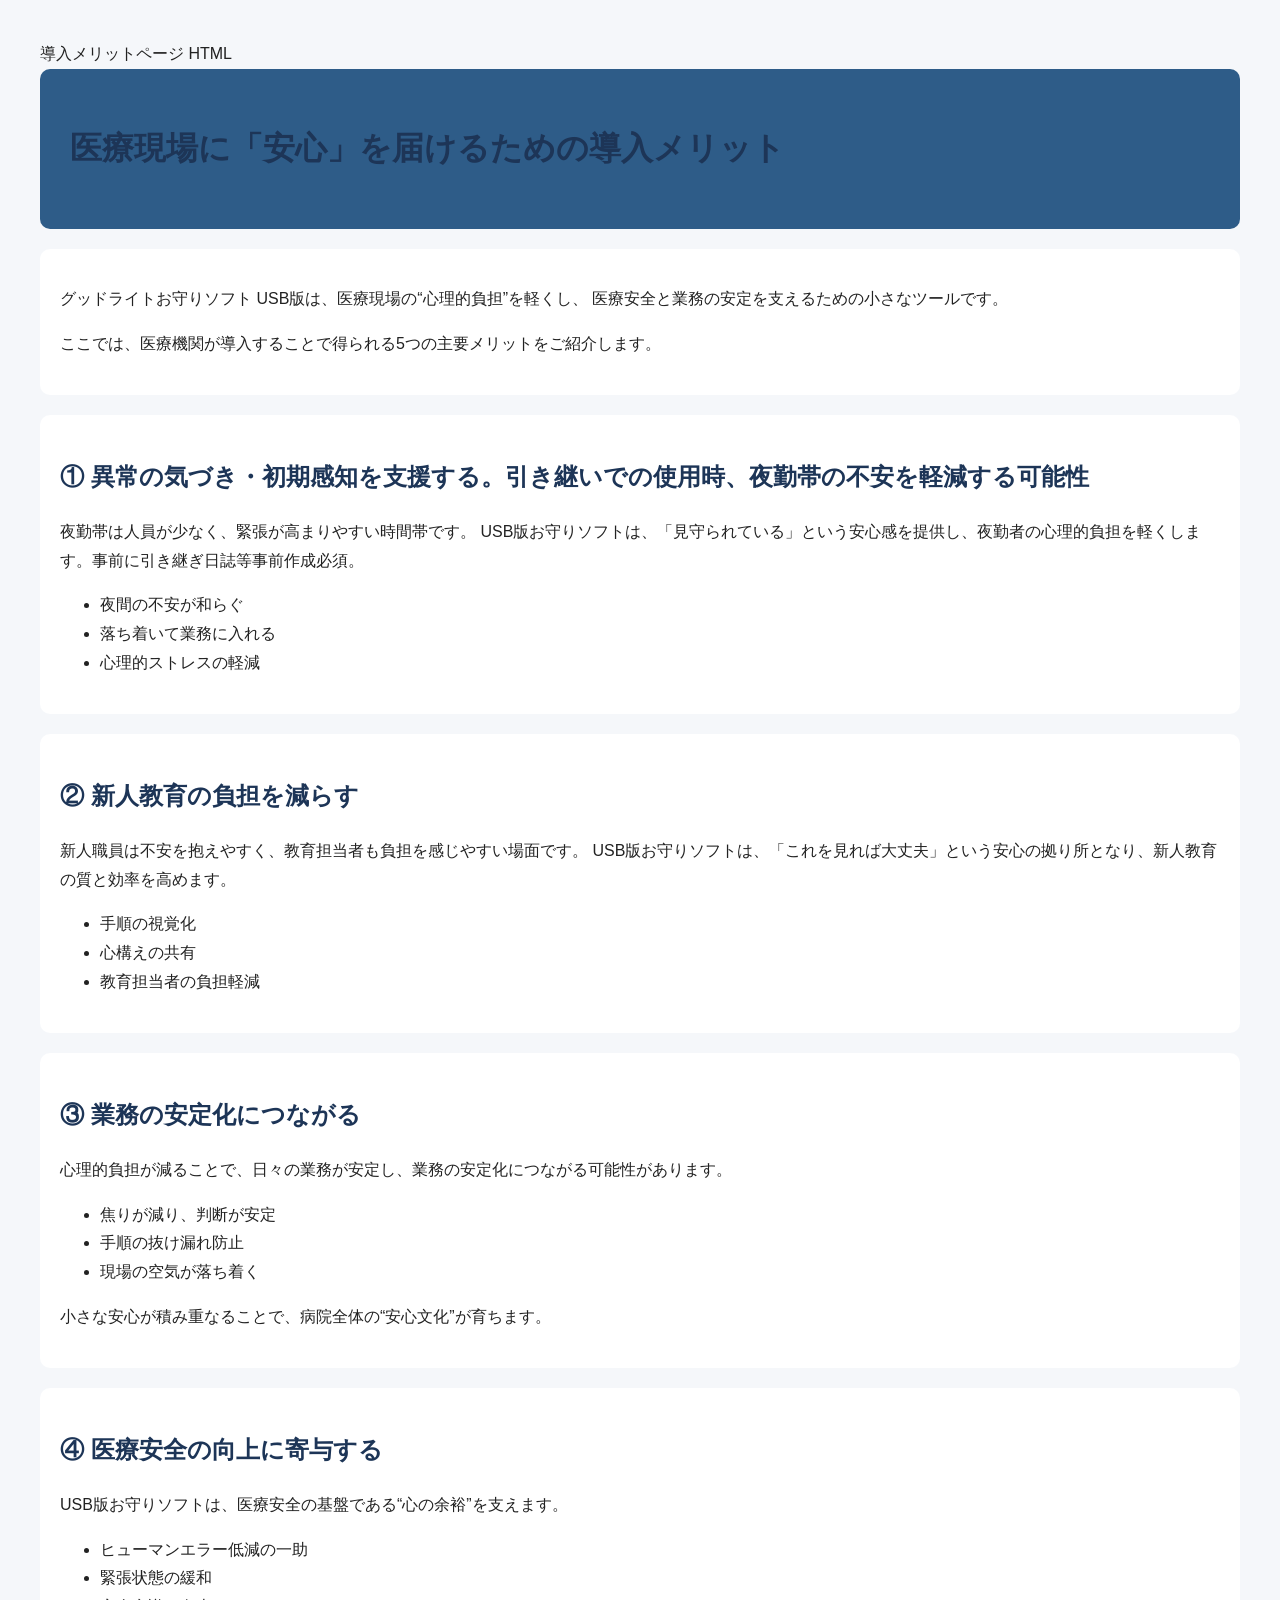
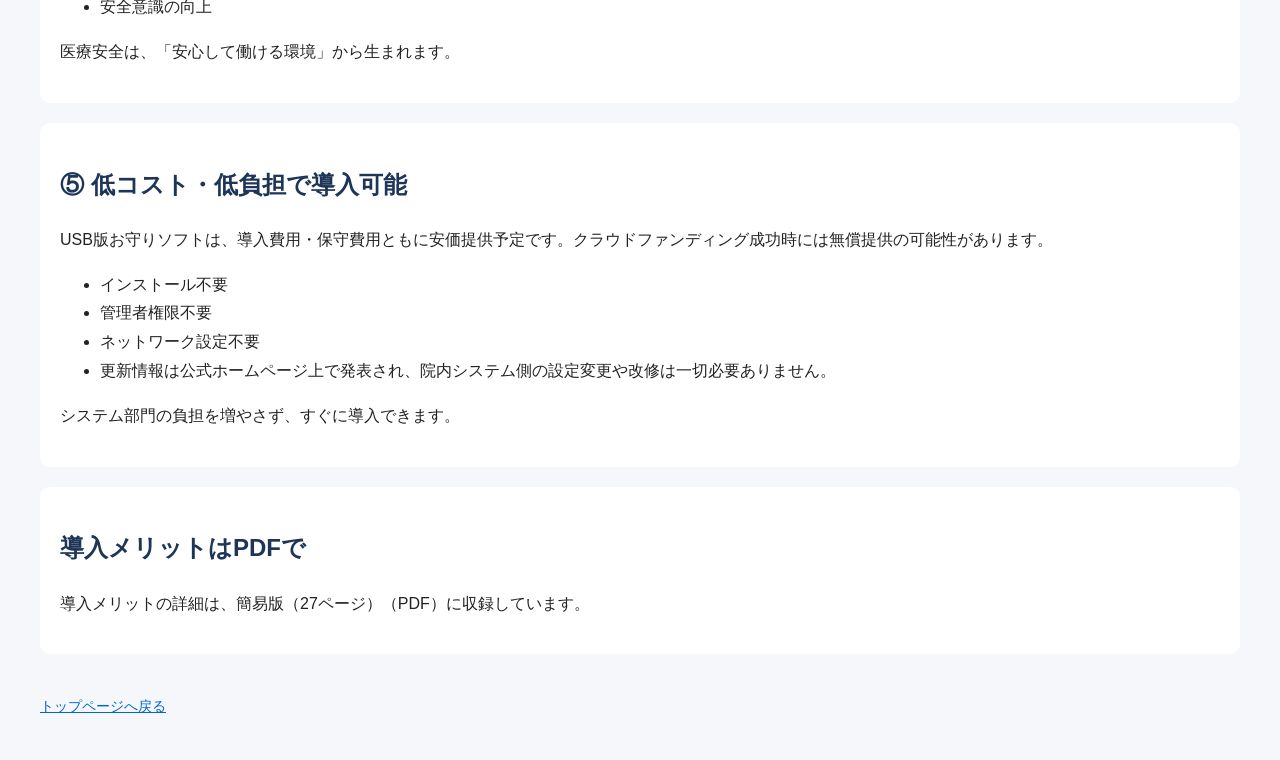
<file: philosophy.html>
導入メリットページ HTML
<!DOCTYPE html>
<html lang="ja">
<head>
  <meta charset="UTF-8">
  <title>導入メリット｜グッドライトお守りソフト USB版</title>
  <link rel="stylesheet" href="assets/css/style.css">
</head>
<body>

<header>
  <h1>医療現場に「安心」を届けるための導入メリット</h1>
</header>

<main>

<section>
  <p>
    グッドライトお守りソフト USB版は、医療現場の“心理的負担”を軽くし、
    医療安全と業務の安定を支えるための小さなツールです。
  </p>
  <p>ここでは、医療機関が導入することで得られる5つの主要メリットをご紹介します。</p>
</section>

<section>
  <h2>① 異常の気づき・初期感知を支援する。引き継いでの使用時、夜勤帯の不安を軽減する可能性</h2>
  <p>
    夜勤帯は人員が少なく、緊張が高まりやすい時間帯です。
    USB版お守りソフトは、「見守られている」という安心感を提供し、夜勤者の心理的負担を軽くします。事前に引き継ぎ日誌等事前作成必須。
  </p>
  <ul>
    <li>夜間の不安が和らぐ</li>
    <li>落ち着いて業務に入れる</li>
    <li>心理的ストレスの軽減</li>
  </ul>
</section>

<section>
  <h2>② 新人教育の負担を減らす</h2>
  <p>
    新人職員は不安を抱えやすく、教育担当者も負担を感じやすい場面です。
    USB版お守りソフトは、「これを見れば大丈夫」という安心の拠り所となり、新人教育の質と効率を高めます。
  </p>
  <ul>
    <li>手順の視覚化</li>
    <li>心構えの共有</li>
    <li>教育担当者の負担軽減</li>
  </ul>
</section>

<section>
  <h2>③ 業務の安定化につながる</h2>
  <p>
    心理的負担が減ることで、日々の業務が安定し、業務の安定化につながる可能性があります。
  </p>
  <ul>
    <li>焦りが減り、判断が安定</li>
    <li>手順の抜け漏れ防止</li>
    <li>現場の空気が落ち着く</li>
  </ul>
  <p>小さな安心が積み重なることで、病院全体の“安心文化”が育ちます。</p>
</section>

<section>
  <h2>④ 医療安全の向上に寄与する</h2>
  <p>
    USB版お守りソフトは、医療安全の基盤である“心の余裕”を支えます。
  </p>
  <ul>
    <li>ヒューマンエラー低減の一助</li>
    <li>緊張状態の緩和</li>
    <li>安全意識の向上</li>
  </ul>
  <p>医療安全は、「安心して働ける環境」から生まれます。</p>
</section>

<section>
  <h2>⑤ 低コスト・低負担で導入可能</h2>
  <p>USB版お守りソフトは、導入費用・保守費用ともに安価提供予定です。クラウドファンディング成功時には無償提供の可能性があります。</p>
  <ul>
    <li>インストール不要</li>
    <li>管理者権限不要</li>
    <li>ネットワーク設定不要</li>
    <li>更新情報は公式ホームページ上で発表され、院内システム側の設定変更や改修は一切必要ありません。</li>
  </ul>
  <p>システム部門の負担を増やさず、すぐに導入できます。</p>
</section>

<section>
  <h2>導入メリットはPDFで</h2>
  <p>導入メリットの詳細は、簡易版（27ページ）（PDF）に収録しています。</p>
</section>

</main>

<footer>
  <p><a href="index.html">トップページへ戻る</a></p>
</footer>

</body>
</html>
</file>
<file: assets/css/style.css>
body {
  font-family: sans-serif;
  line-height: 1.8;
  margin: 40px;
  background-color: #f5f7fa;
  color: #222;
}

header {
  background-color: #2e5c88;
  color: white;
  padding: 30px;
  border-radius: 10px;
}

section {
  background: white;
  padding: 20px;
  margin-top: 20px;
  border-radius: 10px;
}

h1, h2, h3 {
  color: #1d3557;
}

a {
  color: #0066cc;
}

footer {
  margin-top: 40px;
  font-size: 0.9em;
  color: #666;
}
</file>
